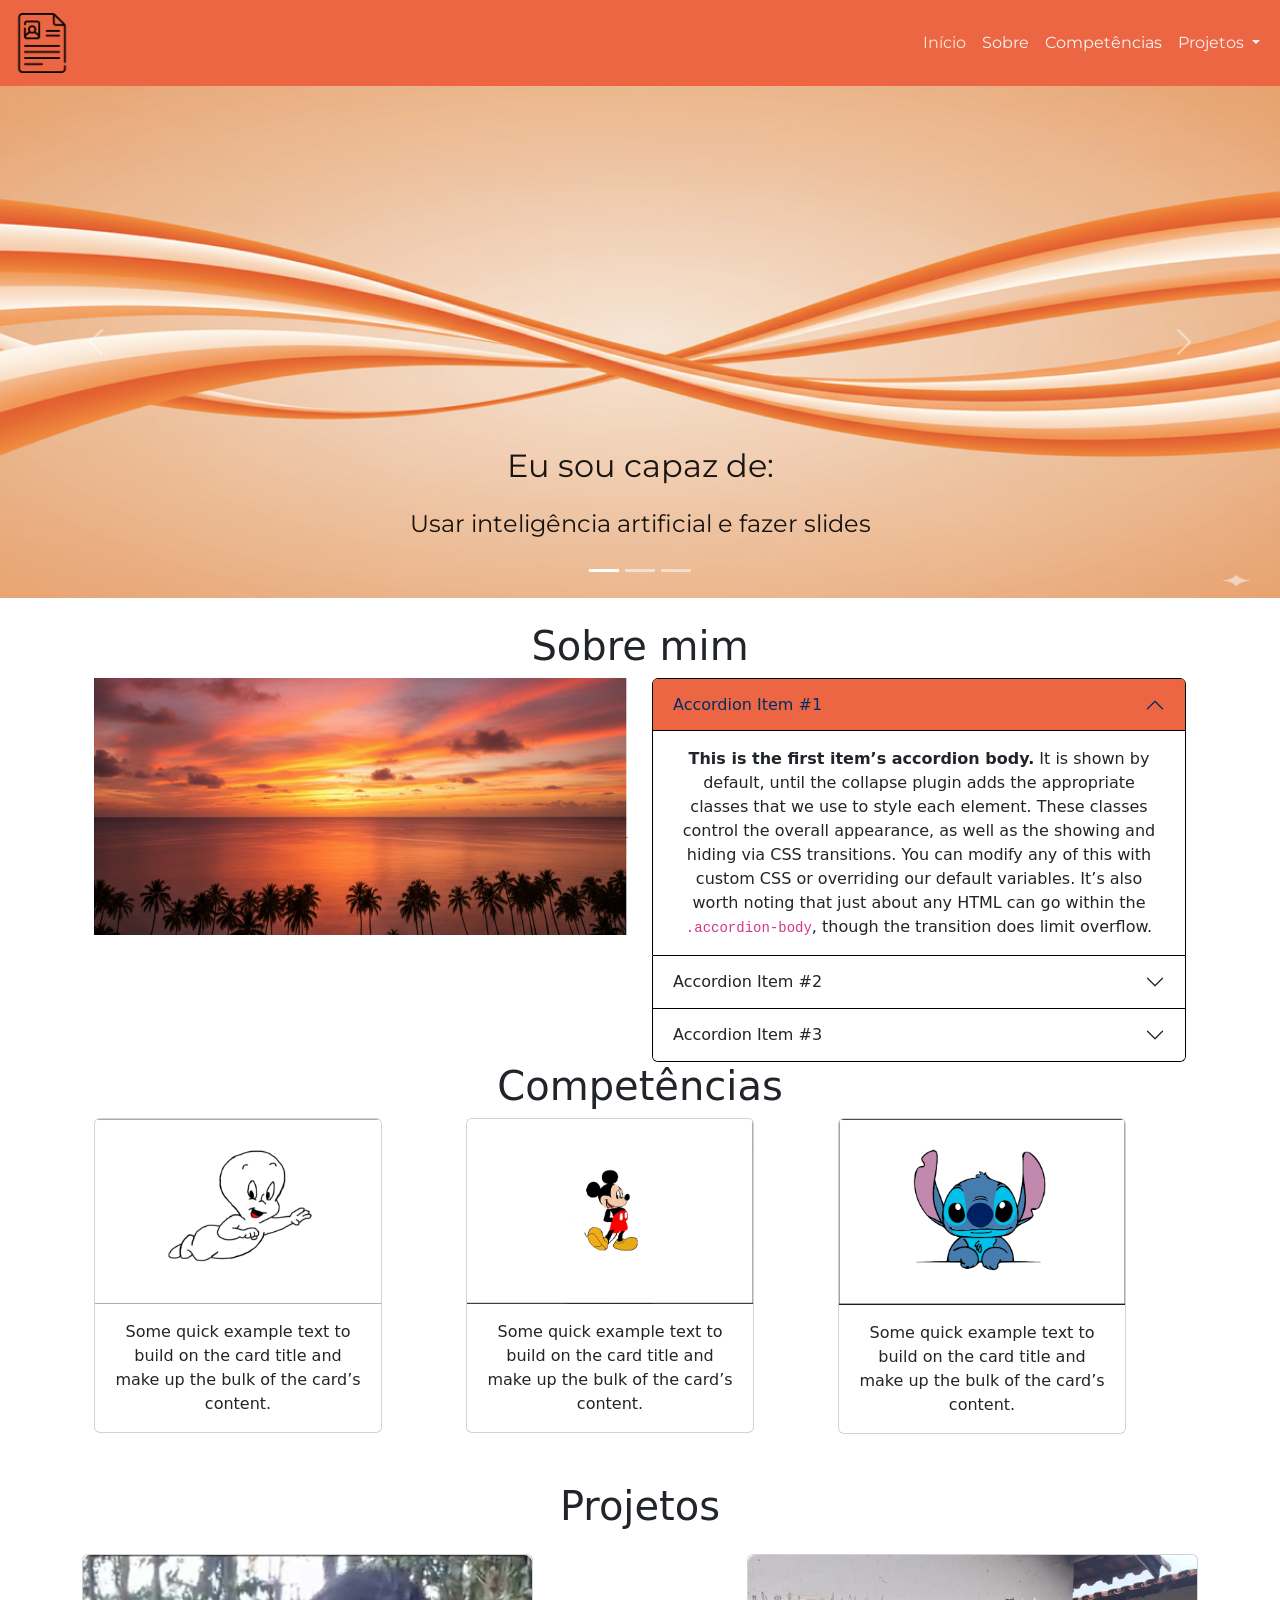
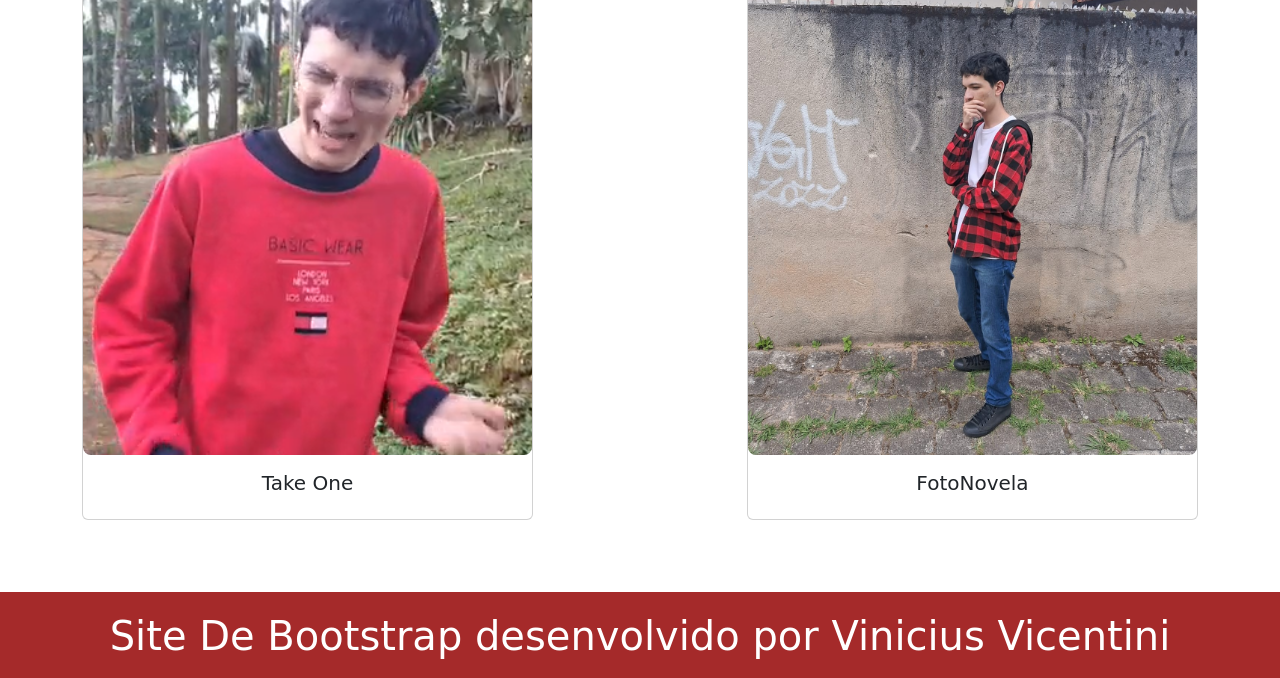
<file: Curriculo/index.html>
<!DOCTYPE html>
<html lang="pt-br">

<head>
    <meta charset="UTF-8">
    <meta name="viewport" content="width=device-width, initial-scale=1.0">
    <title>Currículo</title>
    <link rel="stylesheet" href="css/bootstrap.css">
    <link rel="stylesheet" href="css/estilo.css">
    <link rel="shortcut icon" href="img/resume.png" type="image/x-icon">
    <link rel="preconnect" href="https://fonts.googleapis.com">
    <link rel="preconnect" href="https://fonts.gstatic.com" crossorigin>
    <link href="https://fonts.googleapis.com/css2?family=Montserrat:ital,wght@0,100..900;1,100..900&display=swap"
        rel="stylesheet">
</head>

<body>
    <!-- cabeçalho -->
    <header>
        <nav class="navbar navbar-expand-lg fundomenu">
            <div class="container-fluid">
                <a class="navbar-brand" href="#carrossel"><img class="samir" src="img/logo.png" alt="Logo do site"></a>
                <button class="navbar-toggler" type="button" data-bs-toggle="collapse"
                    data-bs-target="#navbarSupportedContent" aria-controls="navbarSupportedContent"
                    aria-expanded="false" aria-label="Toggle navigation">
                    <span class="navbar-toggler-icon"></span>
                </button>
                <div class="collapse navbar-collapse" id="navbarSupportedContent">
                    <ul class="navbar-nav ms-auto mb-2 mb-lg-0">
                        <li class="nav-item">
                            <a class="nav-link active minha_fonte" aria-current="page" href="#carrossel">Início</a>
                        </li>
                        <li class="nav-item">
                            <a class="nav-link minha_fonte" href="#sobre">Sobre</a>
                        </li>
                        <li class="nav-item">
                            <a class="nav-link minha_fonte" href="#competencias">Competências</a>
                        </li>
                        <li class="nav-item dropdown">
                            <a class="nav-link dropdown-toggle minha_fonte" href="#" role="button"
                                data-bs-toggle="dropdown" aria-expanded="false">
                                Projetos
                            </a>
                            <ul class="dropdown-menu dropdown-menu-end">
                                <li><a class="dropdown-item minha_fonte" href="#">Teatro</a></li>
                                <li><a class="dropdown-item minha_fonte" href="#">Fotonovela</a></li>
                                <li><a class="dropdown-item minha_fonte" href="#">Cena de filme em inglês</a></li>
                                <li>
                                    <hr class="dropdown-divider">
                                </li>
                                <li><a class="dropdown-item minha_fonte" href="#">Meu Primeiro site</a></li>
                                <li><a class="dropdown-item minha_fonte" href="#">Personagens que refiz no Photoshop</a>
                                </li>
                                <li><a class="dropdown-item minha_fonte" href="#">Something else here</a></li>
                                <li><a class="dropdown-item minha_fonte" href="#">Something else here</a></li>
                            </ul>
                        </li>
                    </ul>
                </div>
            </div>
        </nav>
    </header>

    <!-- carrossel -->
    <section id="carrossel">
        <div id="carouselExampleCaptions" class="carousel slide">
            <div class="carousel-indicators">
                <button type="button" data-bs-target="#carouselExampleCaptions" data-bs-slide-to="0" class="active"
                    aria-current="true" aria-label="Slide 1"></button>
                <button type="button" data-bs-target="#carouselExampleCaptions" data-bs-slide-to="1"
                    aria-label="Slide 2"></button>
                <button type="button" data-bs-target="#carouselExampleCaptions" data-bs-slide-to="2"
                    aria-label="Slide 3"></button>
            </div>
            <div class="carousel-inner">
                <div class="carousel-item active">
                    <img src="img/resized_1.png" class="d-block w-100"
                        alt="Fundo Laranja com linhas laranjas e brancas no meio de cada lado, quase se tocam igual galhos de arvores">
                    <div class="carousel-caption d-none d-md-block minha_fonte preto">
                        <div class="grande-contorno">
                            <p>Eu sou capaz de:</p>
                        </div>
                        <div class="medio-contorno">
                            <p>Usar inteligência artificial e fazer slides</p>
                        </div>
                    </div>
                </div>
                <div class="carousel-item">
                    <img src="img/resized_2.png" class="d-block w-100"
                        alt="Fundo laranja com o uso de formas geométricas e linhas laranjas e brancas, uma junçao de abstracionismo com o uso de linhas que se assemelham a galhos de árvore">
                    <div class="carousel-caption d-none d-md-block minha_fonte preto">
                        <div class="grande-neutro">
                            <p>Eu sei programar:</p>
                        </div>
                        <div class="medio">
                            <p>Html, CSS, e Python.</p>
                        </div>
                    </div>
                </div>
                <div class="carousel-item">
                    <img src="img/resized_3.png" class="d-block w-100"
                        alt="formas geometricas com as cores laranja e branco">
                    <div class="carousel-caption d-none d-md-block minha_fonte preto">
                        <div class="grande-contorno">
                            <p>Edição</p>
                        </div>
                        <div class="medio-neutro">
                            <p>Eu consigo usar o photoshop, e sei usar tanto o excel quanto o word</p>
                        </div>
                    </div>
                </div>
            </div>
            <button class="carousel-control-prev" type="button" data-bs-target="#carouselExampleCaptions"
                data-bs-slide="prev">
                <span class="carousel-control-prev-icon" aria-hidden="true"></span>
                <span class="visually-hidden">Previous</span>
            </button>
            <button class="carousel-control-next" type="button" data-bs-target="#carouselExampleCaptions"
                data-bs-slide="next">
                <span class="carousel-control-next-icon" aria-hidden="true"></span>
                <span class="visually-hidden">Next</span>
            </button>
        </div>
    </section>

    <!-- maior section para o site inteiro -->
    <main class="my-4 container">
        <!-- sobre mim -->
        <section id="sobre">
            <div class="container text-center">
                <h1>Sobre mim</h1>
                <div class="row">
                    <div class="col">
                        <img src="img/banner1.png" class="img-fluid" alt="...">
                    </div>
                    <div class="col centralizar">
                        <div class="accordion" id="accordionExample">
                            <div class="accordion-item">
                                <h2 class="accordion-header">
                                    <button class="accordion-button" type="button" data-bs-toggle="collapse"
                                        data-bs-target="#collapseOne" aria-expanded="true" aria-controls="collapseOne">
                                        Accordion Item #1
                                    </button>
                                </h2>
                                <div id="collapseOne" class="accordion-collapse collapse show"
                                    data-bs-parent="#accordionExample">
                                    <div class="accordion-body">
                                        <strong>This is the first item’s accordion body.</strong> It is shown by
                                        default, until the collapse plugin adds the appropriate classes that we use to
                                        style each element. These classes control the overall appearance, as well as the
                                        showing and hiding via CSS transitions. You can modify any of this with custom
                                        CSS or overriding our default variables. It’s also worth noting that just about
                                        any HTML can go within the <code>.accordion-body</code>, though the transition
                                        does limit overflow.
                                    </div>
                                </div>
                            </div>
                            <div class="accordion-item">
                                <h2 class="accordion-header">
                                    <button class="accordion-button collapsed" type="button" data-bs-toggle="collapse"
                                        data-bs-target="#collapseTwo" aria-expanded="false" aria-controls="collapseTwo">
                                        Accordion Item #2
                                    </button>
                                </h2>
                                <div id="collapseTwo" class="accordion-collapse collapse"
                                    data-bs-parent="#accordionExample">
                                    <div class="accordion-body">
                                        <strong>This is the second item’s accordion body.</strong> It is hidden by
                                        default, until the collapse plugin adds the appropriate classes that we use to
                                        style each element. These classes control the overall appearance, as well as the
                                        showing and hiding via CSS transitions. You can modify any of this with custom
                                        CSS or overriding our default variables. It’s also worth noting that just about
                                        any HTML can go within the <code>.accordion-body</code>, though the transition
                                        does limit overflow.
                                    </div>
                                </div>
                            </div>
                            <div class="accordion-item">
                                <h2 class="accordion-header">
                                    <button class="accordion-button collapsed" type="button" data-bs-toggle="collapse"
                                        data-bs-target="#collapseThree" aria-expanded="false"
                                        aria-controls="collapseThree">
                                        Accordion Item #3
                                    </button>
                                </h2>
                                <div id="collapseThree" class="accordion-collapse collapse"
                                    data-bs-parent="#accordionExample">
                                    <div class="accordion-body">
                                        <strong>This is the third item’s accordion body.</strong> It is hidden by
                                        default, until the collapse plugin adds the appropriate classes that we use to
                                        style each element. These classes control the overall appearance, as well as the
                                        showing and hiding via CSS transitions. You can modify any of this with custom
                                        CSS or overriding our default variables. It’s also worth noting that just about
                                        any HTML can go within the <code>.accordion-body</code>, though the transition
                                        does limit overflow.
                                    </div>
                                </div>
                            </div>
                        </div>
                    </div>
                </div>
            </div>

        </section>

        <!-- grid das competencias no mercado de trabalho -->
        <section id="competencias">
            <div class="container text-center">
                <div class="row">
                    <h1>Competências</h1>
                  <div class="col">
                    <div class="card" style="width: 18rem;">
                        <img src="img/gas.png" class="card-img-top" alt="...">
                        <div class="card-body">
                          <p class="card-text">Some quick example text to build on the card title and make up the bulk of the card’s content.</p>
                        </div>
                      </div>
                  </div>
                  <div class="col">
                    <div class="card" style="width: 18rem;">
                        <img src="img/mick.png" class="card-img-top" alt="...">
                        <div class="card-body">
                          <p class="card-text">Some quick example text to build on the card title and make up the bulk of the card’s content.</p>
                        </div>
                      </div>
                  </div>
                  <div class="col">
                    <div class="card" style="width: 18rem;">
                        <img src="img/sti.png" class="card-img-top" alt="...">
                        <div class="card-body">
                          <p class="card-text">Some quick example text to build on the card title and make up the bulk of the card’s content.</p>
                        </div>
                      </div>
                  </div>
                </div>
              </div>
        </section>
    </main>

    <section class="proj container my-5">
        <h1 class="text-center mb-4">Projetos</h1>
        <div class="row justify-content-between">
            <!-- Take One -->
            <div class="col-12 col-md-5 mb-4">
                <div class="card h-100">
                    <img src="img/trauma.png" class="card-img-top projeto-img" alt="...">
                    <div class="card-body">
                        <h5 class="card-title">Take One</h5>
                    </div>
                </div>
            </div>
            <!-- FotoNovela -->
            <div class="col-12 col-md-5 mb-4">
                <div class="card h-100">
                    <img src="img/fot_jpg.png" class="card-img-top projeto-img" alt="...">
                    <div class="card-body">
                        <h5 class="card-title">FotoNovela</h5>
                    </div>
                </div>
            </div>
        </div>
    </section>

    <!-- rodapé do site -->

    <section class="foot">
        <div class="foot">
            <footer>
                <h1>Site De Bootstrap desenvolvido por Vinicius Vicentini</h1>
            </footer>
        </div>
    </section>
    <script src="js/bootstrap.bundle.js"></script>
</body>

</html>
</file>
<file: Curriculo/css/estilo.css>
/* Logo */
.samir {
    max-width: 60px;
    height: auto;
}

/* Menu */
.fundomenu {
    background-color: rgba(233, 72, 32, 0.836);
}

.minha_fonte {
    font-family: "Montserrat", sans-serif;
    font-optical-sizing: auto;
    font-weight: 400; /* corrigido, antes estava 400px */
    font-style: normal;
}

/* Cores de texto */
.preto {
    color: rgba(0, 0, 0, 0.9);
}

.neutro {
    color: antiquewhite;
}

/* Contornos */
.contorno {
    -webkit-text-stroke-width: 0.3px;
    -webkit-text-stroke-color: black;
}

.neutro-contorno {
    -webkit-text-stroke-width: 0.2px;
    -webkit-text-stroke-color: antiquewhite;
}

/* Tamanhos de texto */
.grande,
.grande-contorno,
.grande-neutro {
    font-size: 2rem;
}

.medio,
.medio-contorno,
.medio-neutro {
    font-size: 1.5rem;
}

/* Garantindo prioridade sobre Bootstrap */
.carousel-caption .minha_fonte {
    font-family: "Montserrat", sans-serif;
}

/* Imagens */
.img-fluid {
    max-width: 100%;
    height: auto;
}

.pedres {
    max-width: 100%;
    height: auto;
}

/* Competências */
.compe {
    text-align: center;
    margin-bottom: 30px;
    margin-top: 20px; /* corrigido */
}

/* Projetos */
.proj {
    text-align: center;
}

/* Rodapé */
.foot {
    text-align: center;
    background-color: brown;
    color: white;
    margin-top: 10px;
    padding: 5px;
    font-size: 0.8rem;
}

/* Responsividade extra */
@media (max-width: 576px) {
    h1 {
        font-size: 1.5rem;
    }

    .foot {
        font-size: 0.6rem;
        padding: 0.5rem;
    }
}

.projeto-img {
    width: 100%;
    height: 500px;      /* altura fixa para padronizar */
    object-fit: cover;  /* corta a imagem mantendo proporção */
    border-radius: 8px; /* opcional: cantos arredondados */
}

section {
    padding: 0px; /* 60px em cima e embaixo, 0 nas laterais */
}
</file>
